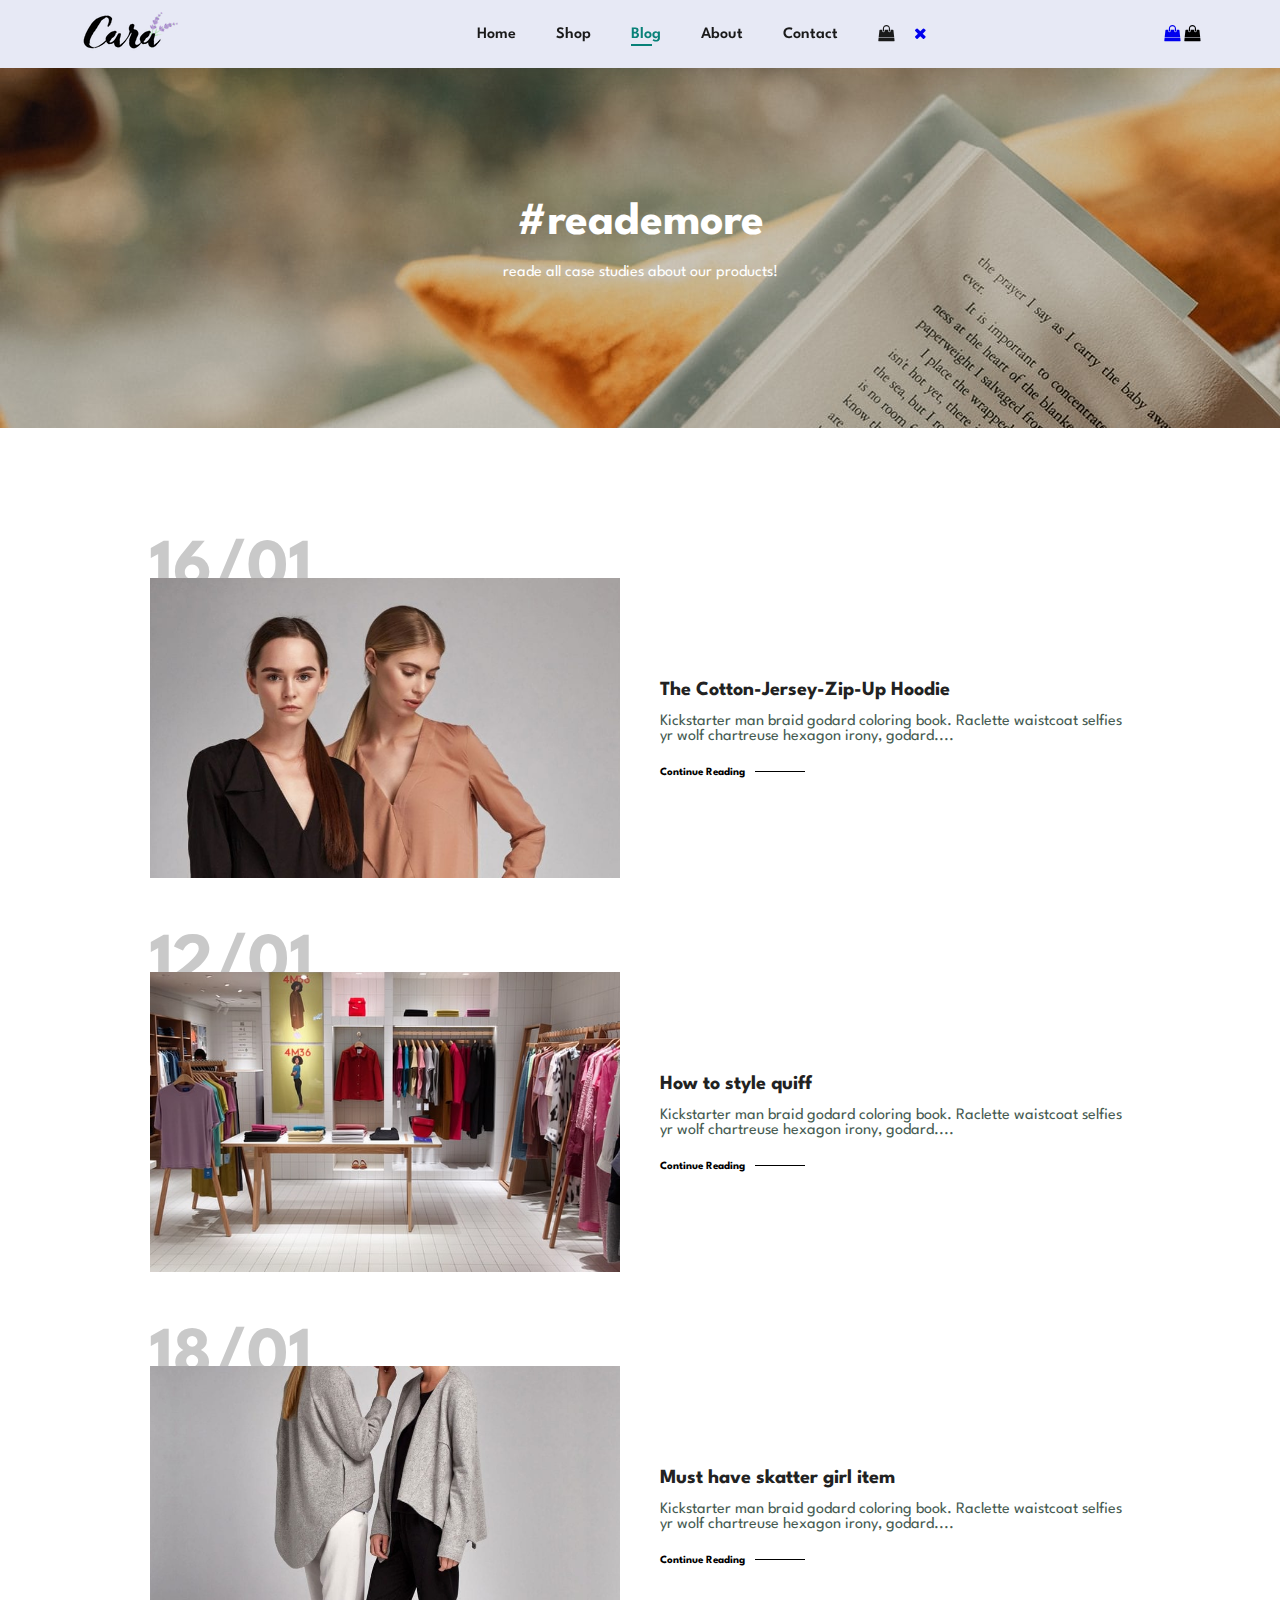
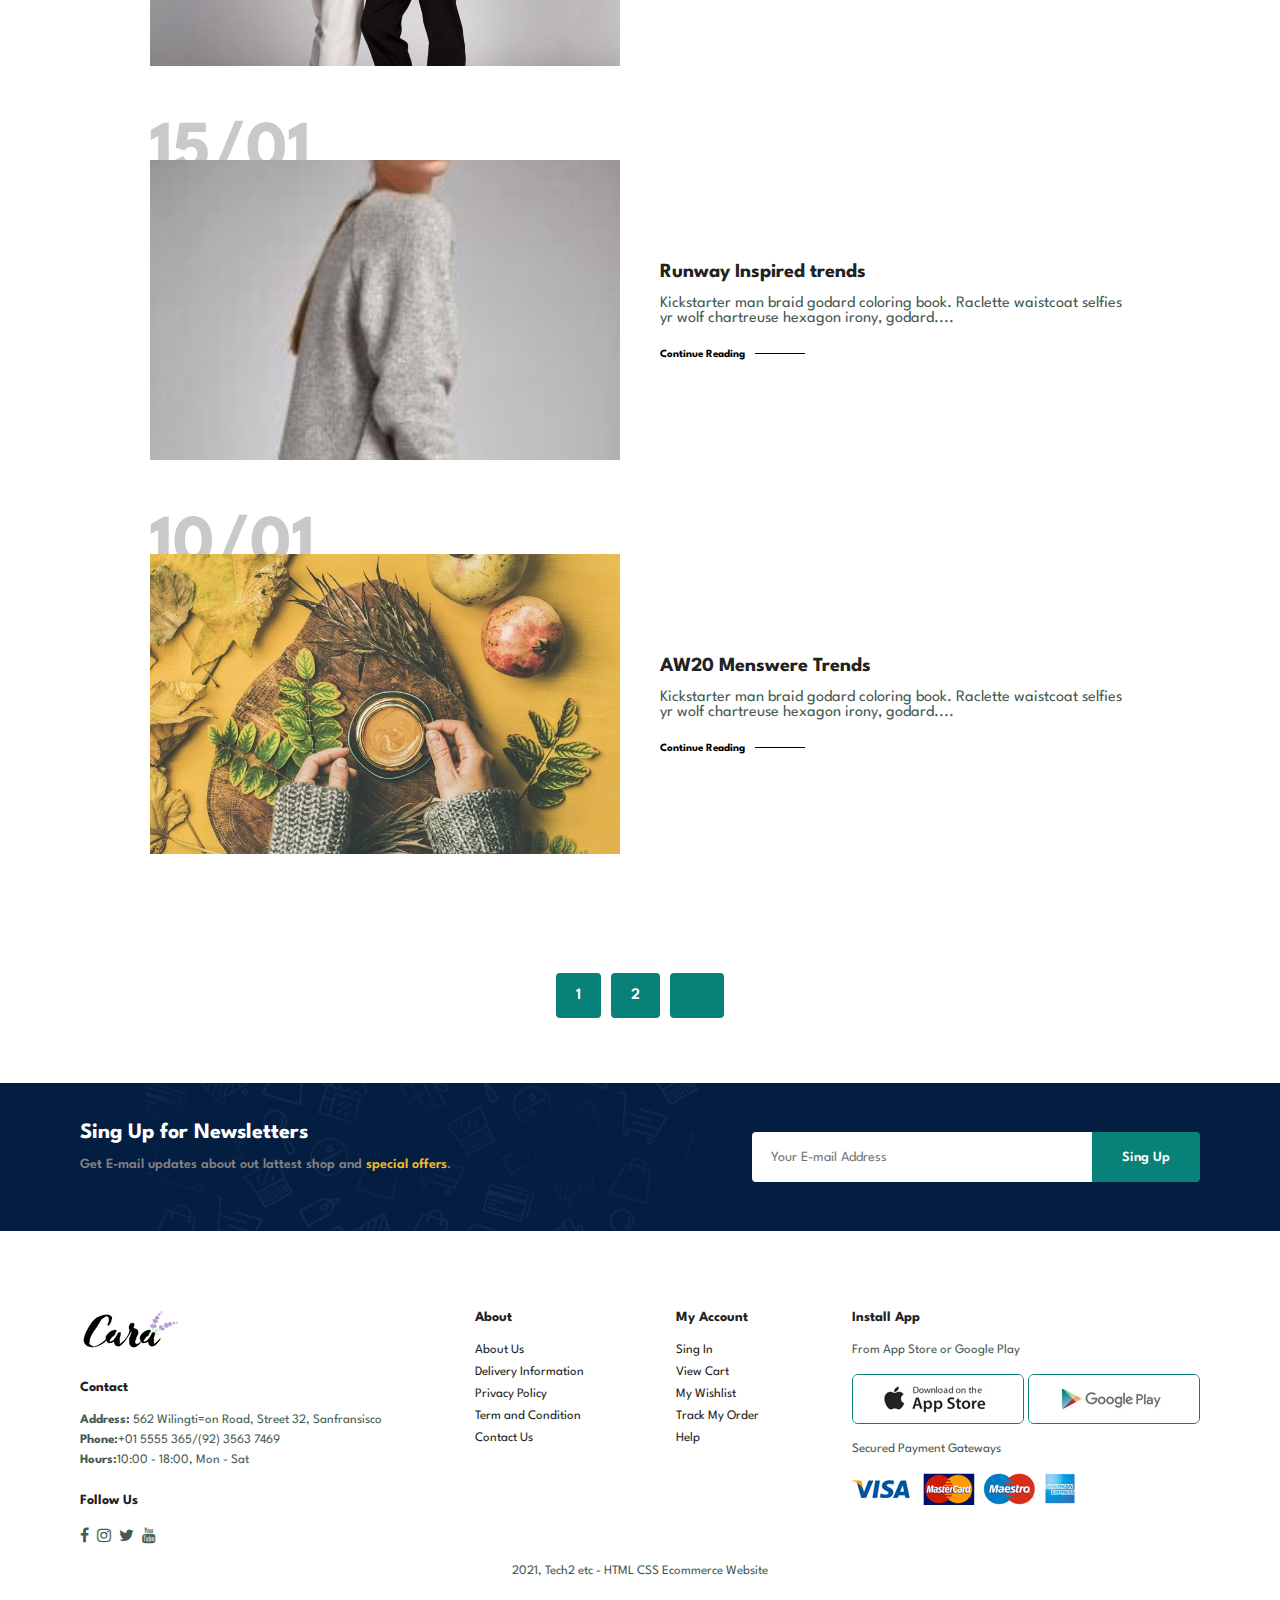
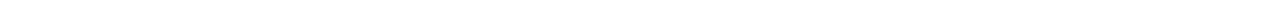
<file: blog.html>
<!DOCTYPE html>
<html lang="en">

<head>
    <meta charset="UTF-8">
    <meta name="viewport" content="width=device-width, initial-scale=1.0">
    <title>Cara</title>
    <link rel="icon" href="/IMG/png.png" type="image/x-icon">
    <link rel="stylesheet" href="/style.css">
    <link rel="stylesheet" href="https://cdnjs.cloudflare.com/ajax/libs/font-awesome/4.7.0/css/font-awesome.min.css">
</head>

<body>


    <section id="header">
        <a href="/index.html"><img src="/IMG/logo.png" class="logo" alt=""></a>
            <div>
                <ul id="navbar">
                    <li><a href="/index.html">Home</a></li>
                    <li><a href="/shop.html">Shop</a></li>
                    <li><a class="active" href="/blog.html">Blog</a></li>
                    <li><a href="/">About</a></li>
                    <li><a href="/">Contact</a></li>
                    <li><a href="/" class="lg-bag"><i class="fa fa-shopping-bag"></i></a></li>
                    <a href="/cart.html" id="close"><i class="fa fa-close"></i></a>
                </ul>
            </div>
            <div id="mobile">
                <a href="/"><i class="fa fa-shopping-bag"></i></a>
                <i id="bar" class="fa fa-shopping-bag"></i>
            </div>

    </section>

    <section id="page-header" class="blog-header">
        <h2>#reademore</h2>
        <p>reade all case studies about our products!</p>
    </section>

    <section id="blog">
        <div class="blog-box">
            <div class="blog-img">
                <img src="/IMG/Blog/b2.jpg" alt="">
            </div>
            <div class="blog-detials">
                <h4>The Cotton-Jersey-Zip-Up Hoodie</h4>
                <p>Kickstarter man braid godard coloring book. Raclette waistcoat selfies yr wolf chartreuse hexagon irony, godard....</p>
                <a href="/">Continue Reading</a>
            </div>
            <h1>16/01</h1>
        </div>
        <div class="blog-box">
            <div class="blog-img">
                <img src="/IMG/Blog/b3.jpg" alt="">
            </div>
            <div class="blog-detials">
                <h4>How to style quiff</h4>
                <p>Kickstarter man braid godard coloring book. Raclette waistcoat selfies yr wolf chartreuse hexagon irony, godard....</p>
                <a href="/">Continue Reading</a>
            </div>
            <h1>12/01</h1>
        </div>
        <div class="blog-box">
            <div class="blog-img">
                <img src="/IMG/Blog/b4.jpg" alt="">
            </div>
            <div class="blog-detials">
                <h4>Must have skatter girl item</h4>
                <p>Kickstarter man braid godard coloring book. Raclette waistcoat selfies yr wolf chartreuse hexagon irony, godard....</p>
                <a href="/">Continue Reading</a>
            </div>
            <h1>18/01</h1>
        </div>
        <div class="blog-box">
            <div class="blog-img">
                <img src="/IMG/Blog/b5.jpg" alt="">
            </div>
            <div class="blog-detials">
                <h4>Runway Inspired trends</h4>
                <p>Kickstarter man braid godard coloring book. Raclette waistcoat selfies yr wolf chartreuse hexagon irony, godard....</p>
                <a href="/">Continue Reading</a>
            </div>
            <h1>15/01</h1>
        </div>
        <div class="blog-box">
            <div class="blog-img">
                <img src="/IMG/Blog/b6.jpg" alt="">
            </div>
            <div class="blog-detials">
                <h4>AW20 Menswere Trends</h4>
                <p>Kickstarter man braid godard coloring book. Raclette waistcoat selfies yr wolf chartreuse hexagon irony, godard....</p>
                <a href="/">Continue Reading</a>
            </div>
            <h1>10/01</h1>
        </div>
    </section>

    <section id="pagination" class="section-p1">
        <a href="#">1</a>
        <a href="#">2</a>
        <a href="#"><i class="fa fa-arow-right"></i></a>
    </section>

    <Section id="newsletter" class="section-p1 section-m1">
        <div class="newstext">
            <h4>Sing Up for Newsletters</h4>
            <p>Get E-mail updates about out lattest shop and <span>special offers</span>.</p>
        </div>
        <div class="form">
            <input type="text" placeholder="Your E-mail Address">
            <button class="normal">Sing Up</button>
        </div>
    </Section>

    <footer class="section-p1">
        <div class="col">
            <img class="logo" src="/IMG/logo.png" alt="">
            <h4>Contact</h4>
            <p><strong>Address:</strong> 562 Wilingti=on Road, Street 32, Sanfransisco</p>
            <p><strong>Phone:</strong>+01 5555 365/(92) 3563 7469</p>
            <p><strong>Hours:</strong>10:00 - 18:00, Mon - Sat</p>
            <div class="follow">
                <h4>Follow Us</h4>
                <div class="icon">
                    <i class="fa fa-facebook"></i>
                    <i class="fa fa-instagram"></i>
                    <i class="fa fa-twitter"></i>
                    <i class="fa fa-youtube"></i>
                    <i class="fa fa-Pinterest"></i>
                </div>
            </div>
        </div>
        <div class="col">
            <h4>About</h4>
            <a href="#">About Us</a>
            <a href="#">Delivery Information</a>
            <a href="#">Privacy Policy</a>
            <a href="#">Term and Condition</a>
            <a href="#">Contact Us</a>
        </div>
        <div class="col">
            <h4>My Account</h4>
            <a href="#">Sing In</a>
            <a href="#">View Cart</a>
            <a href="#">My Wishlist</a>
            <a href="#">Track My Order</a>
            <a href="#">Help</a>
        </div>
        <div class="col install">
            <h4>Install App</h4>
            <p>From App Store or Google Play</p>
            <div class="row">
                <img src="/IMG/Pay/app.jpg" alt="">
                <img src="/IMG/Pay/play.jpg" alt="">
            </div>
            <p>Secured Payment Gateways</p>
            <img src="/IMG/Pay/pay.png" alt="">
        </div>
        <div class="copyright">
            <p>2021, Tech2 etc - HTML CSS Ecommerce Website</p>
        </div>
    </footer>

    <script src="/script.js"></script>
</body>

</html>
</file>
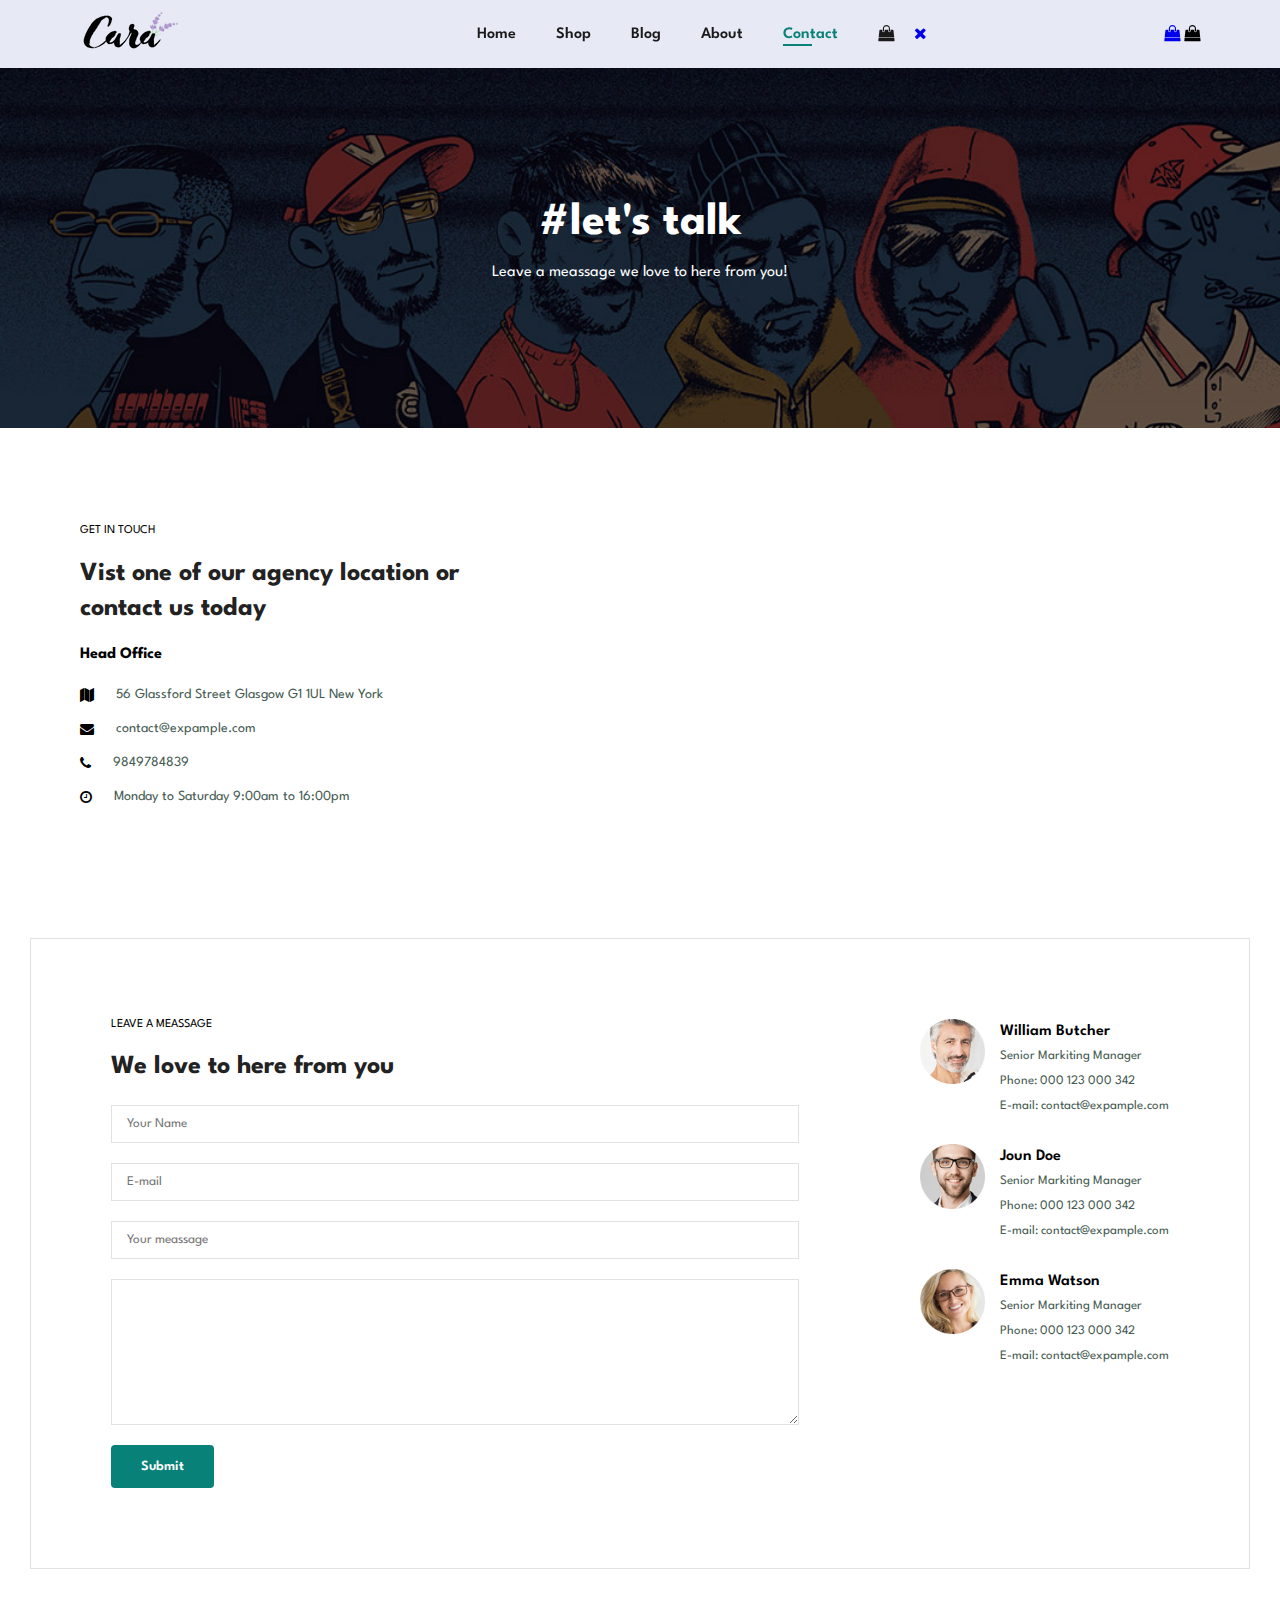
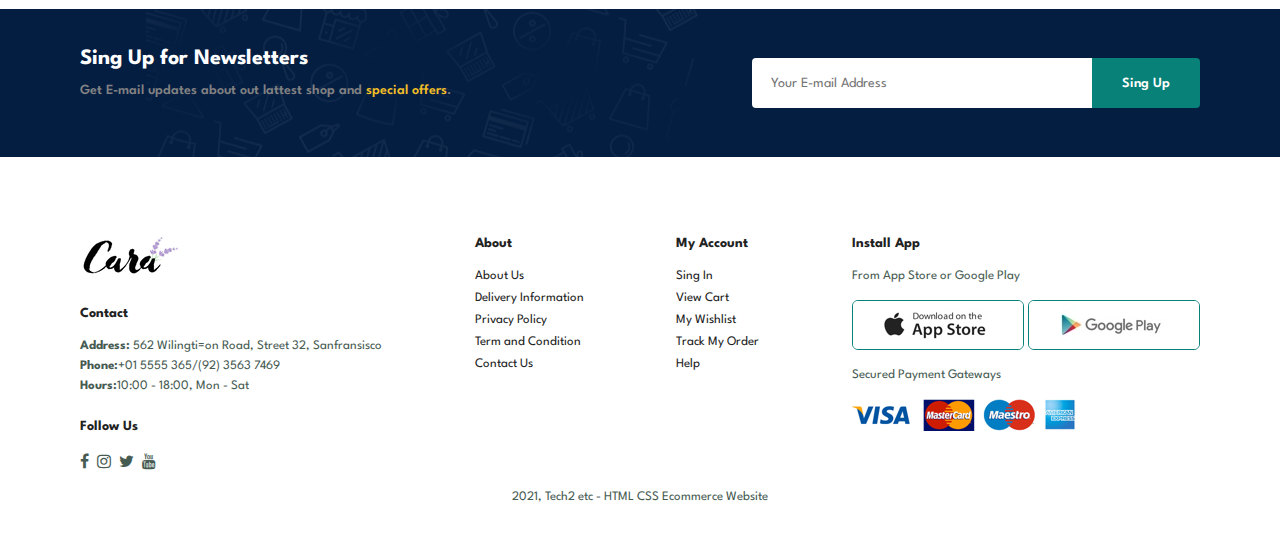
<file: contact.html>
<!DOCTYPE html>
<html lang="en">
  <head>
    <meta charset="UTF-8" />
    <meta name="viewport" content="width=device-width, initial-scale=1.0" />
    <title>Cara</title>
    <link rel="icon" href="/IMG/png.png" type="image/x-icon" />
    <link rel="stylesheet" href="/style.css" />
    <link
      rel="stylesheet"
      href="https://cdnjs.cloudflare.com/ajax/libs/font-awesome/4.7.0/css/font-awesome.min.css"
    />
  </head>

  <body>
    <section id="header">
      <a href="/index.html"><img src="/IMG/logo.png" class="logo" alt="" /></a>
      <div>
        <ul id="navbar">
          <li><a href="/index.html">Home</a></li>
          <li><a href="/shop.html">Shop</a></li>
          <li><a href="/blog.html">Blog</a></li>
          <li><a href="/about.html">About</a></li>
          <li><a class="active" href="/contact.html">Contact</a></li>
          <li>
            <a href="/cart.html" class="lg-bag"><i class="fa fa-shopping-bag"></i></a>
          </li>
          <a href="#" id="close"><i class="fa fa-close"></i></a>
        </ul>
      </div>
      <div id="mobile">
        <a href="/"><i class="fa fa-shopping-bag"></i></a>
        <i id="bar" class="fa fa-shopping-bag"></i>
      </div>
    </section>

    <section id="page-header" class="contact-header">
      <h2>#let's talk</h2>
      <p>Leave a meassage we love to here from you!</p>
    </section>

    <section id="contact-details" class="section-p1">
        <div class="details">
            <span>GET IN TOUCH</span>
            <h2>Vist one of our agency location or contact us today</h2>
            <h3>Head Office</h3>
            <div>
                <li>
                    <i class="fa fa-map"></i>
                    <p>56 Glassford Street Glasgow G1 1UL New York</p>
                </li>
                <li>
                    <i class="fa fa-envelope"></i>
                    <p>contact@expample.com</p>
                </li>
                <li>
                    <i class="fa fa-phone"></i>
                    <p>9849784839</p>
                </li>
                <li>
                    <i class="fa fa-clock-o"></i>
                    <p>Monday to Saturday 9:00am to 16:00pm</p>
                </li>
            </div>
        </div>
        <div class="map">
          <iframe src="https://www.google.com/maps/embed?pb=!1m18!1m12!1m3!1d3400.7409678565245!2d74.3501240747563!3d31.531273646604827!2m3!1f0!2f0!3f0!3m2!1i1024!2i768!4f13.1!3m3!1m2!1s0x391904e4a8584f6d%3A0x30f2072f483cf709!2sSiddique%20Centre%2C%20Jail%20Rd%2C%20Block%20H%20Gulberg%202%2C%20Lahore%2C%20Punjab%2C%20Pakistan!5e0!3m2!1sen!2s!4v1699412570456!5m2!1sen!2s" width="600" height="450" style="border:0;" allowfullscreen="" loading="lazy" referrerpolicy="no-referrer-when-downgrade"></iframe>
        </div>
    </section>

    <section id="form-details">
        <form action="">
            <span>LEAVE A MEASSAGE</span>
            <h2>We love to here from you</h2>
            <input type="text" placeholder="Your Name">
            <input type="text" placeholder="E-mail">
            <input type="text" placeholder="Your meassage">
            <textarea name="" id="" cols="30" rows="10"></textarea>
            <button class="normal">Submit</button>
        </form>
        <div class="people">
            <div>
              <img src="/IMG/People/1.png" alt="">
              <p><span>William Butcher</span>Senior Markiting Manager <br> Phone: 000 123 000 342 <br> E-mail: contact@expample.com</p>
            </div>
            <div>
              <img src="/IMG/People/2.png" alt="">
              <p><span>Joun Doe</span>Senior Markiting Manager <br> Phone: 000 123 000 342 <br> E-mail: contact@expample.com</p>
            </div>
            <div>
              <img src="/IMG/People/3.png" alt="">
              <p><span>Emma Watson</span>Senior Markiting Manager <br> Phone: 000 123 000 342 <br> E-mail: contact@expample.com</p>
            </div>
        </div>
    </section>

    <Section id="newsletter" class="section-p1 section-m1">
        <div class="newstext">
            <h4>Sing Up for Newsletters</h4>
            <p>Get E-mail updates about out lattest shop and <span>special offers</span>.</p>
        </div>
        <div class="form">
            <input type="text" placeholder="Your E-mail Address">
            <button class="normal">Sing Up</button>
        </div>
    </Section>

    <footer class="section-p1">
      <div class="col">
        <img class="logo" src="/IMG/logo.png" alt="" />
        <h4>Contact</h4>
        <p>
          <strong>Address:</strong> 562 Wilingti=on Road, Street 32,
          Sanfransisco
        </p>
        <p><strong>Phone:</strong>+01 5555 365/(92) 3563 7469</p>
        <p><strong>Hours:</strong>10:00 - 18:00, Mon - Sat</p>
        <div class="follow">
          <h4>Follow Us</h4>
          <div class="icon">
            <i class="fa fa-facebook"></i>
            <i class="fa fa-instagram"></i>
            <i class="fa fa-twitter"></i>
            <i class="fa fa-youtube"></i>
            <i class="fa fa-Pinterest"></i>
          </div>
        </div>
      </div>
      <div class="col">
        <h4>About</h4>
        <a href="#">About Us</a>
        <a href="#">Delivery Information</a>
        <a href="#">Privacy Policy</a>
        <a href="#">Term and Condition</a>
        <a href="#">Contact Us</a>
      </div>
      <div class="col">
        <h4>My Account</h4>
        <a href="#">Sing In</a>
        <a href="#">View Cart</a>
        <a href="#">My Wishlist</a>
        <a href="#">Track My Order</a>
        <a href="#">Help</a>
      </div>
      <div class="col install">
        <h4>Install App</h4>
        <p>From App Store or Google Play</p>
        <div class="row">
          <img src="/IMG/Pay/app.jpg" alt="" />
          <img src="/IMG/Pay/play.jpg" alt="" />
        </div>
        <p>Secured Payment Gateways</p>
        <img src="/IMG/Pay/pay.png" alt="" />
      </div>
      <div class="copyright">
        <p>2021, Tech2 etc - HTML CSS Ecommerce Website</p>
      </div>
    </footer>

    <script src="/script.js"></script>
  </body>
</html>
</file>
<file: style.css>
@import url("https://fonts.googleapis.com/css2?family=League+Spartan:wght@100;200;300;400;500;600;700;800&display=swap");

* {
  margin: 0;
  padding: 0;
  box-sizing: border-box;
  font-family: "League Spartan", sans-serif;
  transition: 0.4s all;
}

h1 {
  font-size: 50px;
  line-height: 64px;
  color: #222;
}

h2 {
  font-size: 46px;
  line-height: 54px;
  color: #222;
}

h4 {
  font-size: 20px;
  color: #222;
}

p {
  font-size: 16px;
  color: #465b52;
  margin: 15px 0 20px 0;
}

.section-p1 {
  padding: 40px 80px;
}

.section-m1 {
  margin: 40px 0;
}

button.normal {
  font-size: 14px;
  font-weight: 600;
  padding: 15px 30px;
  color: #000;
  background-color: #fff;
  border-radius: 4px;
  cursor: pointer;
  border: none;
  outline: none;
  transition: 0.2s;
}

button.white {
  font-size: 13px;
  font-weight: 600;
  padding: 11px 18px;
  color: #fff;
  background-color: transparent;
  cursor: pointer;
  border: 1px solid #fff;
  outline: none;
  transition: 0.2s ease;
}

body {
  width: 100%;
}

/* Header Start */

#header {
  display: flex;
  align-items: center;
  justify-content: space-between;
  padding: 12px 80px;
  background-color: #e3e6f3dc;
  backdrop-filter: blur(4px);
  -webkit-backdrop-filter: blur(4px);
  -moz-backdrop-filter: blur(4px);
  box-shadow: 0 5px 15px rgb(0, 0, 0, 0.06);
  z-index: 999;
  position: sticky;
  top: 0;
  left: 0;
}

.logo {
  transition: all 0.4s ease-in-out;
}
.logo:hover {
  transform: scale(1.1, 1.1);
}

#navbar {
  display: flex;
  align-items: center;
  justify-content: center;
}

#mobile {

}

#close {

}

#navbar li {
  list-style: none;
  padding: 0 20px;
  position: relative;
  transition: 0.5s ease;
}

#navbar li a {
  text-decoration: none;
  font-size: 16px;
  font-weight: 600;
  color: #1a1a1a;
  transition: 0.5s ease;
}

#navbar li a:hover,
#navbar li a.active {
  color: #088178;
}

#navbar li a.active::after,
#navbar li a:hover::after {
  content: "";
  height: 2px;
  width: 30%;
  background-color: #088178;
  position: absolute;
  bottom: -4px;
  left: 20px;
}

#hero {
  background-image: url("/IMG/hero4.png");
  height: 90vh;
  width: 100%;
  background-size: cover;
  background-position: top 25% right 0;
  padding: 0 80px;
  display: flex;
  flex-direction: column;
  align-items: flex-start;
  justify-content: center;
}

#hero h4 {
  padding-bottom: 15px;
}

#hero h1 {
  color: #088178;
}

#hero button {
  background-image: url("/IMG/button.png");
  background-color: transparent;
  border: 0;
  padding: 14px 80px 14px 65px;
  cursor: pointer;
  background-repeat: no-repeat;
}
#hero button a {
  text-decoration: none;
  color: #088178;
  font-weight: 700;
  font-size: 15px;
  transition: all 0.4s ease-out;
}

#hero button:hover a {
  color: #222;
  font-weight: 600;
}

#feature {
  display: flex;
  align-items: center;
  justify-content: space-between;
  flex-wrap: wrap;
}

#feature .fe-box {
  width: 180px;
  text-align: center;
  padding: 25px 15px;
  box-shadow: 20px 20px 34px rgba(0, 0, 0, 0.03);
  border: 1px solid #cce7d0;
  border-radius: 4px;
  margin: 15px 0;
  transition: 0.3s ease;
}

#feature .fe-box:hover {
  box-shadow: 10px 10px 54px rgba(70, 62, 221, 0.1);
}

#feature .fe-box h6 {
  padding: 9px 8px 6px 8px;
  line-height: 1;
  border-radius: 4px;
  color: #088178;
  background-color: #fddde4;
  display: inline-block;
}

#feature .fe-box:nth-child(2) h6 {
  background-color: #cdebbc;
}
#feature .fe-box:nth-child(3) h6 {
  background-color: #d1e8f2;
}
#feature .fe-box:nth-child(4) h6 {
  background-color: #cdd4f8;
}
#feature .fe-box:nth-child(5) h6 {
  background-color: #f6dbf6;
}
#feature .fe-box:nth-child(6) h6 {
  background-color: #fff2e5;
}

#feature .fe-box img {
  width: 100%;
  margin-bottom: 10px;
}

#product1 {
  text-align: center;
}

#product1 .pro-container {
  display: flex;
  justify-content: space-between;
  padding-top: 20px;
  flex-wrap: wrap;
}

#product1 .pro {
  width: 23%;
  min-width: 250px;
  padding: 10px 12px;
  border: 1px solid #cce7d0;
  border-radius: 25px;
  box-shadow: 20px 20px 30px rgba(0, 0, 0, 0.02);
  margin: 15px 0;
  transition: 0.3s ease;
  position: relative;
}

#product1 .pro:hover {
  box-shadow: 20px 20px 30px rgba(0, 0, 0, 0.06);
}

#product1 .pro img {
  width: 100%;
  border-radius: 20px;
}

#product1 .pro .des {
  text-align: start;
  padding: 10px 0;
}

#product1 .pro .des span {
  color: #606063;
  font-size: 12px;
}

#product1 .pro .des h5 {
  padding: 7px;
  color: #1a1a1a;
  font-size: 14px;
}

#product1 .pro .des i {
  font-size: 12px;
  color: rgba(243, 181, 25);
}

#product1 .pro .des h4 {
  padding: 7px;
  color: #088178;
  font-size: 15px;
  font-weight: 700;
}

#product1 .pro .cart {
  width: 40px;
  height: 40px;
  line-height: 40px;
  border-radius: 50px;
  background-color: #e8e8e8;
  font-weight: 500;
  color: #088178;
  border: 1px solid #cce7d0;
  position: absolute;
  bottom: 20px;
  right: 10px;
}

#banner {
  display: flex;
  flex-direction: column;
  justify-content: center;
  align-items: center;
  text-align: center;
  background-image: url("/IMG/banner/b2.jpg");
  width: 100%;
  height: 40vh;
  background-size: cover;
  background-position: center;
}

#banner h4 {
  color: #fff;
  font-size: 16px;
}

#banner h2 {
  color: #fff;
  font-size: 30px;
  padding: 10px 0;
}

#banner h2 span {
  color: #ef3636;
}

#banner button:hover {
  background-color: #088178;
  color: #fff;
}

#sm-banner {
  display: flex;
  justify-content: space-between;
  flex-wrap: wrap;
}

#sm-banner .banner-box {
  display: flex;
  flex-direction: column;
  justify-content: center;
  align-items: flex-start;
  background-image: url("/IMG/banner/b17.jpg");
  min-width: 49%;
  height: 50vh;
  background-size: cover;
  background-position: center;
  padding: 30px;
}

#sm-banner .banner-box2 {
  background-image: url("/IMG/banner/b10.jpg");
}

#sm-banner .banner-box:hover button {
  background-color: #088178;
  border: 1px solid #088178;
}

#sm-banner h4 {
  color: #fff;
  font-size: 20px;
  font-weight: 300;
}

#sm-banner h2 {
  color: #fff;
  font-size: 28px;
  font-weight: 800;
}

#sm-banner span {
  color: #fff;
  font-size: 14px;
  font-weight: 500;
  padding-bottom: 15px;
}

#banner3 {
  display: flex;
  justify-content: space-between;
  flex-wrap: wrap;
  padding: 0 60px;
}

#banner3 .banner-box {
  display: flex;
  flex-direction: column;
  justify-content: center;
  align-items: flex-start;
  background-image: url("/IMG/banner/b7.jpg");
  min-width: 26%;
  height: 30vh;
  background-size: cover;
  background-position: center;
  padding: 20px;
  margin-bottom: 20px;
}

#banner3 .banner-box2 {
  background-image: url("/IMG/banner/b4.jpg");
}

#banner3 .banner-box3 {
  background-image: url("/IMG/banner/b18.jpg");
}

#banner3 h2 {
  color: #fff;
  font-weight: 900;
  font-size: 22px;
}

#banner3 h3 {
  color: #ec544e;
  font-weight: 800;
  font-size: 15px;
}

#newsletter .form {
  display: flex;
  width: 40%;
}

#newsletter {
  display: flex;
  justify-content: space-between;
  flex-wrap: wrap;
  align-items: center;
  background-image: url("/IMG/banner/b14.png");
  background-repeat: no-repeat;
  background-position: 20% 30%;
  background-color: #041e42;
}

#newsletter h4 {
  font-size: 22px;
  color: #fff;
  font-weight: 700;
}

#newsletter p {
  font-size: 14px;
  color: #818181;
  font-weight: 600;
}

#newsletter span {
  font-size: 14px;
  color: #f1bd27;
  font-weight: 600;
}

#newsletter input {
  height: 3.125rem;
  padding: 0 1.25em;
  font-size: 14px;
  width: 100%;
  border: 1px solid transparent;
  border-radius: 4px;
  outline: none;
  border-top-right-radius: 0;
  border-bottom-right-radius: 0;
}

#newsletter button {
  background-color: #088178;
  color: #fff;
  white-space: nowrap;
  border-top-left-radius: 0;
  border-bottom-left-radius: 0;
}

footer {
  display: flex;
  flex-wrap: wrap;
  justify-content: space-between;
}

footer .col {
  display: flex;
  flex-direction: column;
  align-items: flex-start;
  margin-bottom: 20px;
}

footer .logo {
  margin-bottom: 30px;
}

footer h4 {
  font-size: 14px;
  padding-bottom: 20px;
}

footer p {
  font-size: 13px;
  margin: 0 0 8px 0;
}

footer a {
  font-size: 13px;
  text-decoration: none;
  color: #222;
  margin-bottom: 10px;
}

footer .follow {
  margin-top: 20px;
}

footer .follow i {
  color: #465b52;
  padding-right: 4px;
  cursor: pointer;
}

footer .install .row img {
  border: 1px solid #088178;
  border-radius: 6px;
}

footer .install img {
  margin: 10px 0 15px 0;
}

footer .follow i:hover,
footer a:hover {
  color: #088178;
}

footer .copyright {
  width: 100%;
  text-align: center;
}

#page-header {
  background-image: url("/IMG/banner/b1\ \(1\).jpg");
  width: 100%;
  height: 40vh;
  background-size: cover;
  display: flex;
  justify-content: center;
  text-align: center;
  flex-direction: column;
  padding: 14px;
}

#page-header h2,
#page-header p {
  color: #fff;
}

#pagination {
  text-align: center;
}

#pagination a {
  text-decoration: none;
  background-color: #088178;
  padding: 15px 20px;
  border-radius: 4px;
  color: #fff;
  font-weight: 600;
  margin: 3px;
}

#pagination a i {
  font-size: 16px;
  font-weight: 606;
  margin-left: 14px;
}

#prodetail {
  display: flex;
  margin-top: 20px;
}

.single-proditaile {
  width: 50%;
  padding-top: 30px;
}

.single-proditaile h4 {
  padding: 40px 0 20px 0;
}

.single-proditaile h2 {
  font-size: 26px;
}

.single-proditaile select {
  display: block;
  padding: 5px 10px;
  margin-bottom: 10px;
}

.single-proditaile input {
  width: 50px;
  height: 47px;
  padding-left: 10px;
  font-size: 16px;
  margin-right: 10px;
}
.single-proditaile input:focus {
  outline: none;
}

.single-proditaile button {
  background-color: #088178;
  color: #fff;
}
.single-proditaile span {
  line-height: 25px;
}

#prodetail .single-pro-image {
  width: 40%;
  margin-right: 50px;
}

.small-img-group {
  display: flex;
  justify-content: space-between;
}

.small-img-col {
  flex-basis: 24%;
  cursor: pointer;
}

#page-header.blog-header {
  background: url(/IMG/banner/b19.jpg);
}

#blog {
  padding: 150px 150px 0px 150px;
}

#blog .blog-box {
  display: flex;
  align-items: center;
  width: 100%;
  position: relative;
  padding-bottom: 90px;
}

#blog .blog-img {
  width: 50%;
  margin-right: 40px;
}

#blog img {
  width: 100%;
  height: 300px;
  object-fit: cover;
}

#blog .blog-detials {
  width: 50%;
}

#blog .blog-detials a {
  text-decoration: none;
  font-size: 11px;
  color: #000;
  font-weight: 700;
  position: relative;
}

#blog .blog-detials a:hover {
  color: #088178;
}

#blog .blog-detials a::after {
  content: "";
  width: 50px;
  height: 1px;
  background: #000;
  position: absolute;
  top: 4px;
  right: -60px;
}

#blog .blog-detials a:hover::after {
  background: #088178;
}

#blog .blog-box h1 {
  position: absolute;
  top: -40px;
  left: 0;
  font-size: 70px;
  font-weight: 700;
  color: #c9c9c9;
  z-index: -9;
}

#page-header.about-header {
  background: url("/IMG/about/banner.png");
}

#about-head {
  width: 100%;
  display: flex;
  align-items: center;
}

#about-head img {
  width: 50%;
  height: auto;
}

#about-head div {
  padding-left: 40px;
}

#about-app {
  text-align: center;
}

#about-app .video {
  width: 70%;
  height: 100%;
  margin: 30px auto 0 auto;
}

#about-app .video video {
  width: 100%;
  height: 100%;
  border-radius: 20px;
}

#contact-details {
  display: flex;
  justify-content: space-between;
  align-items: center;
}

#contact-details .details {
  width: 40%;
}

#contact-details .details span,
#form-details form span {
  font-size: 12px;
}

#contact-details .details h2,
#form-details h2 {
  font-size: 26px;
  line-height: 35px;
  padding: 20px 0;
}

#contact-details .details h3 {
  font-size: 16px;
  padding-bottom: 16px;
}

#contact-details .details li {
  list-style: none;
  display: flex;
  padding: 10px 0;
}

#contact-details .details i {
  font-size: 14px;
  padding-right: 22px;
}

#contact-details .details p {
  font-size: 14px;
  margin: 0;
}

#contact-details .map {
  width: 55%;
  height: 400px;
}

#contact-details .map iframe {
  width: 100%;
  height: 100%;
}

#form-details form {
  width: 65%;
  display: flex;
  flex-direction: column;
  align-items: flex-start;
}

#form-details {
  display: flex;
  justify-content: space-between;
  margin: 30px;
  padding: 80px;
  border: 1px solid #e2e2e2;
}

#form-details form input,
textarea {
  width: 100%;
  padding: 12px 15px;
  outline: none;
  margin-bottom: 20px;
  border: 1px solid #e2e2e2;
}

#form-details form button {
  color: #fff;
  background: #088178;
}

#form-details .people div {
  padding-bottom: 25px;
  display: flex;
  align-items: flex-start;
}

#form-details .people div img {
  width: 65px;
  height: 65px;
  object-fit: cover;
  margin-right: 15px;
}

#form-details .people div p {
  margin: 0;
  font-size: 13px;
  line-height: 25px;
}

#form-details .people div span {
  display: block;
  font-size: 16px;
  font-weight: 600;
  color: #000;
}

#cart {
  overflow-x: auto;
}

#cart table {
  width: 100%;
  border-collapse: collapse;
  table-layout: fixed;
  white-space: nowrap;
}

#cart table img {
  width: 70px;
}

#cart table td:nth-child(1) {
  width: 100px;
  text-align: center;
}

#cart table td:nth-child(2) {
  width: 150px;
  text-align: center;
}

#cart table td:nth-child(3) {
  width: 250px;
  text-align: center;
}

#cart table td:nth-child(4),
#cart table td:nth-child(5),
#cart table td:nth-child(6) {
  width: 150px;
  text-align: center;
}

#cart table td:nth-child(5) input {
  width: 70px;
  padding: 10px 5px 10px 15px;
}

#cart thead {
  border: 1px solid #e2e2e2;
  border-right: none;
  border-left: none;
}

#cart thead td {
  font-weight: 700;
  text-transform: uppercase;
  font-size: 13px;
  padding: 18px 0;
}

#cart table tbody tr td {
  padding-top: 15px;
}

#cart table tbody td {
  font-size: 13px;
}

#cart-add {
  display: flex;
  flex-wrap: wrap;
  justify-content: space-between;
}

#coupon {
  width: 50%;
  margin-bottom: 30px;
}

#coupon h3,
#sub-total h3 {
  margin-bottom: 15px;
}

#coupon input {
  padding: 10px 20px;
  width: 60%;
  margin-right: 10px;
  border: 1px solid #e2e2e2;
  outline: none;
}

#coupon button,
#sub-total button {
  color: #fff;
  background-color: #088178;
  padding: 12px 20px;
}

#sub-total {
  width: 50%;
  border: 1px solid #e2e2e2;
  margin-bottom: 30px;
  padding: 30px;
}

#sub-total table {
  width: 100%;
  margin-bottom: 20px;
  border-collapse: collapse;
}

#sub-total table td {
  width: 50%;
  border: 1px solid #e2e2e2;
  padding: 10px;
  font-size: 13px;
}

#sub-total table td {
  width: 50%;
  border: 1px solid #e2e2e2;
  padding: 10px;
  font-size: 13px;
}

@media (max-width: 799px) {
  .section-p1 {
    padding: 40px 40px;
  }

  #navbar {
    display: flex;
    flex-direction: column;
    align-items: center;
    justify-content: flex-end;
  }

  #hero {
    height: 70vh;
    padding: 0 80px;
    background-position: top 30% right 30%;
  }

  #feature {
    justify-content: center;
  }

  #feature .fe-box {
    margin: 15px 15px;
  }

  #product1 .pro-container {
    justify-content: center;
  }

  #product1 .pro {
    margin: 15px;
  }

  #banner {
    height: 30vh;
  }

  #sm-banner .banner-box {
    height: 40vh;
    min-width: 100%;
  }

  #banner3 {
    padding: 0 40px;
  }

  #banner3 .banner-box {
    width: 45%;
  }

  #newsletter .form {
    width: 70%;
  }

  #form-details {
    padding: 40px;
  }

  #form-details form {
    width: 50%;
  }
}

@media (max-width: 477px) {
  .section-p1 {
    padding: 20px;
  }

  #header {
    padding: 10px 30px;
  }

  h2 {
    font-size: 32px;
  }

  #hero h1 {
    font-size: 38px;
  }

  #hero {
    background-position: 55%;
    padding: 0 20px;
  }

  #feature .fe-box {
    width: 155px;
    margin: 0 0 15px 0;
  }

  #feature {
    justify-content: center;
  }

  #product1 .pro {
    width: 100%;
  }

  #banner {
    height: 40vh;
  }

  #sm-banner .banner-box {
    height: 40vh;
  }

  #sm-banner .banner-box2 {
    margin-top: 20px;
  }

  #banner3 {
    padding: 0 20px;
  }

  #banner3 .banner-box {
    width: 100%;
  }

  #newsletter .form {
    width: 100%;
  }

  #newsletter {
    padding: 40px 20px;
  }

  #prodetail {
    display: flex;
    flex-direction: column;
  }

  #prodetail .single-pro-image {
    width: 100%;
    margin-right: 0;
  }

  #prodetail .single-proditaile {
    width: 100%;
  }

  #blog {
    padding: 100px 20px 0px 20px;
  }

  #blog .blog-box {
    align-items: flex-start;
    flex-direction: column;
  }

  #blog .blog-img {
    width: 100%;
    margin-right: 0px;
    margin-bottom: 30px;
  }

  #blog .blog-detials {
    width: 190%;
  }

  #about-head {
    flex-direction: column;
    align-items: center;
  }

  #about-head img {
    width: 100%;
    margin-bottom: 20px;
  }

  #about-head div {
    padding-left: 0px;
  }

  #about-app .video {
    width: 100%;
  }

  #contact-details {
    flex-direction: column;
  }

  #contact-details .details {
    width: 100%;
    margin-bottom: 30px;
  }

  #contact-details .map {
    width: 100%;
  }

  #form-details {
    flex-wrap: wrap;
    margin: 10px;
    padding: 30px 10px;
  }

  #form-details form {
    width: 100%;
    margin-bottom: 30px;
  }

  #cart-add {
    flex-direction: column;
  }

  #coupon {
    width: 100%;
  }

  #sub-total {
    width: 100%;
    padding: 20px;
  }
}
</file>
